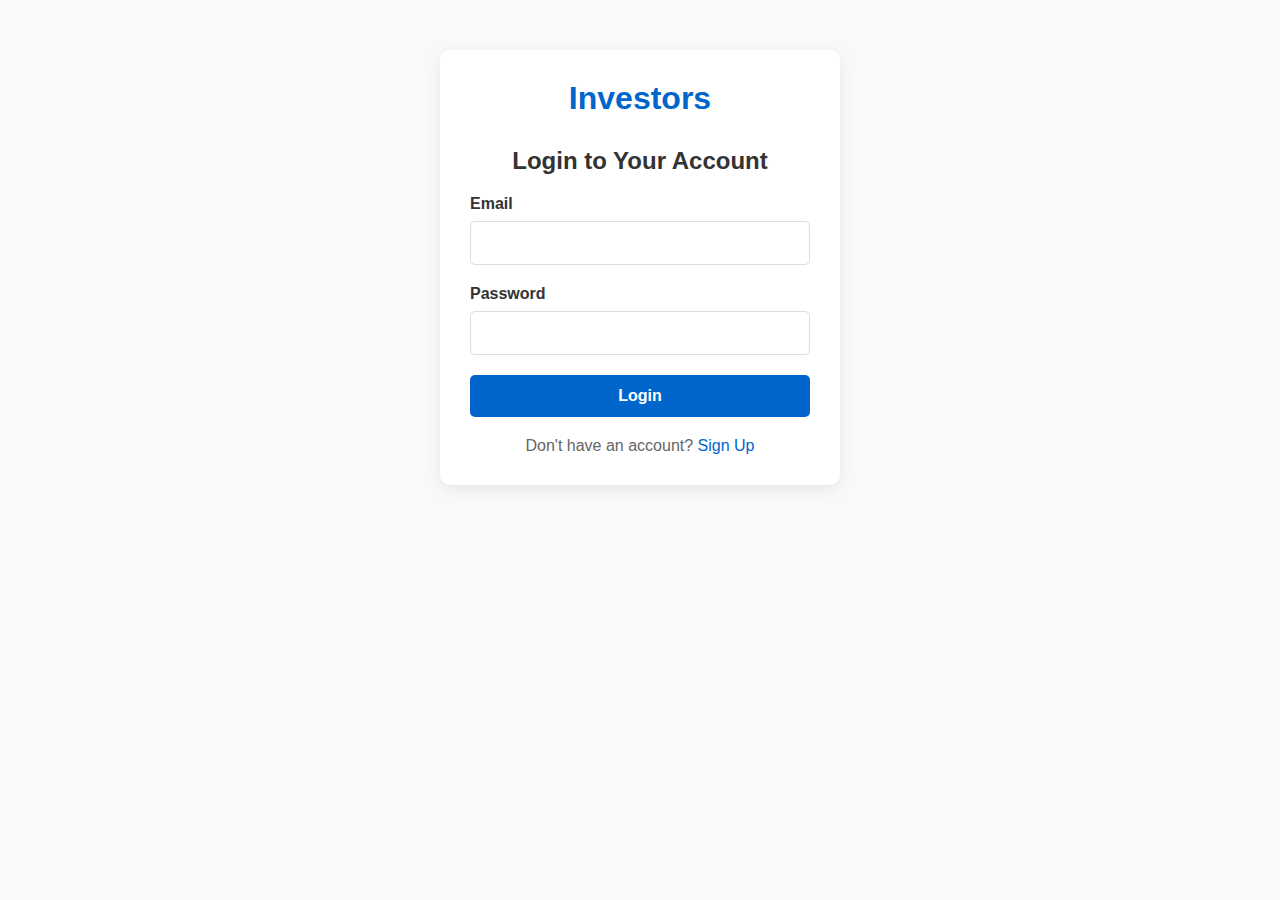
<file: index.html>
<!DOCTYPE html>
<html lang="en">
<head>
    <meta charset="UTF-8">
    <meta name="viewport" content="width=device-width, initial-scale=1.0">
    <title>Investors - Login</title>
    <link rel="stylesheet" href="style.css">
</head>
<body>
    <div class="login-container">
        <h1 class="logo">Investors</h1>
        <h2>Login to Your Account</h2>
        
        <form id="loginForm" class="login-form">
            <div class="form-group">
                <label for="email">Email</label>
                <input type="email" id="email" required>
            </div>
            
            <div class="form-group">
                <label for="password">Password</label>
                <input type="password" id="password" required>
            </div>
            
            <button type="submit" class="btn-primary">Login</button>
        </form>
        
        <p class="register-link">Don't have an account? <a href="#">Sign Up</a></p>
    </div>

    <script src="script.js"></script>
</body>
</html>
</file>
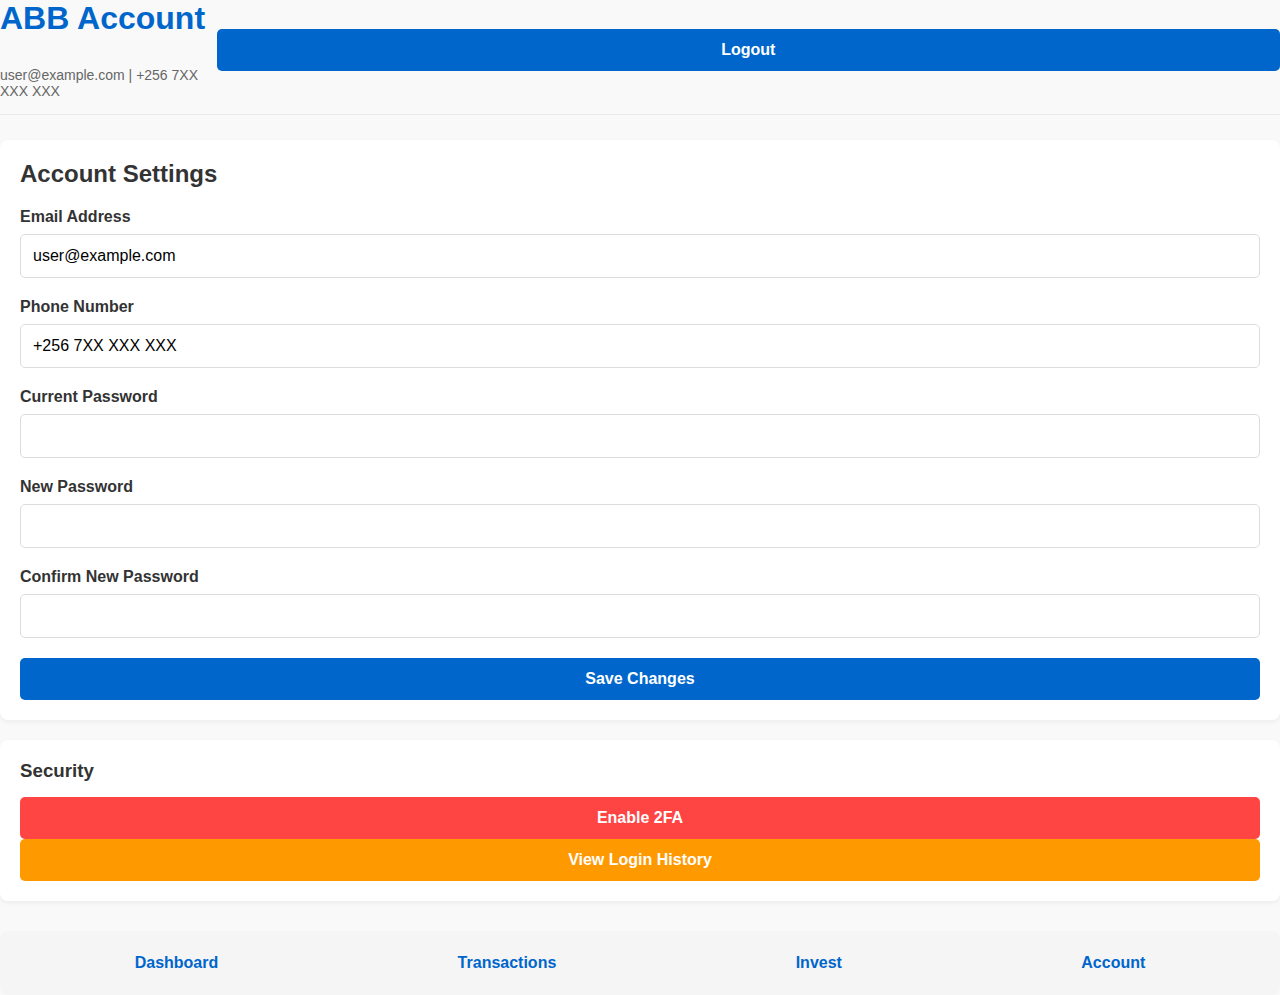
<file: account.html>
<!DOCTYPE html>
<html lang="en">
<head>
    <meta charset="UTF-8">
    <meta name="viewport" content="width=device-width, initial-scale=1.0">
    <title>ABB - Account</title>
    <link rel="stylesheet" href="style.css">
</head>
<body>
    <div class="container">
        <div class="header">
            <div>
                <h1 class="logo">ABB Account</h1>
                <div class="user-info">
                    <span id="user-email">user@example.com</span> | 
                    <span id="user-phone">+256 7XX XXX XXX</span>
                </div>
            </div>
            <button class="logout-btn btn-primary">Logout</button>
        </div>

        <div class="action-card">
            <h2>Account Settings</h2>
            
            <form id="accountForm" style="margin-top: 20px;">
                <div class="form-group">
                    <label for="accountEmail">Email Address</label>
                    <input type="email" id="accountEmail" value="user@example.com" required>
                </div>
                
                <div class="form-group">
                    <label for="accountPhone">Phone Number</label>
                    <input type="tel" id="accountPhone" value="+256 7XX XXX XXX" required>
                </div>
                
                <div class="form-group">
                    <label for="currentPassword">Current Password</label>
                    <input type="password" id="currentPassword">
                </div>
                
                <div class="form-group">
                    <label for="newPassword">New Password</label>
                    <input type="password" id="newPassword">
                </div>
                
                <div class="form-group">
                    <label for="confirmPassword">Confirm New Password</label>
                    <input type="password" id="confirmPassword">
                </div>
                
                <button type="submit" class="btn-primary">Save Changes</button>
            </form>
        </div>
        
        <div class="action-card" style="margin-top: 20px;">
            <h3>Security</h3>
            <div style="margin-top: 15px;">
                <button class="btn-primary" style="background-color: var(--danger-color); margin-right: 10px;">Enable 2FA</button>
                <button class="btn-primary" style="background-color: var(--warning-color);">View Login History</button>
            </div>
        </div>

        <!-- Navigation Menu -->
        <div class="nav-menu">
            <a href="dashboard.html" class="nav-link">Dashboard</a>
            <a href="transactions.html" class="nav-link">Transactions</a>
            <a href="invest.html" class="nav-link">Invest</a>
            <a href="account.html" class="nav-link">Account</a>
        </div>
    </div>

    <script src="script.js"></script>
</body>
</html>
</file>
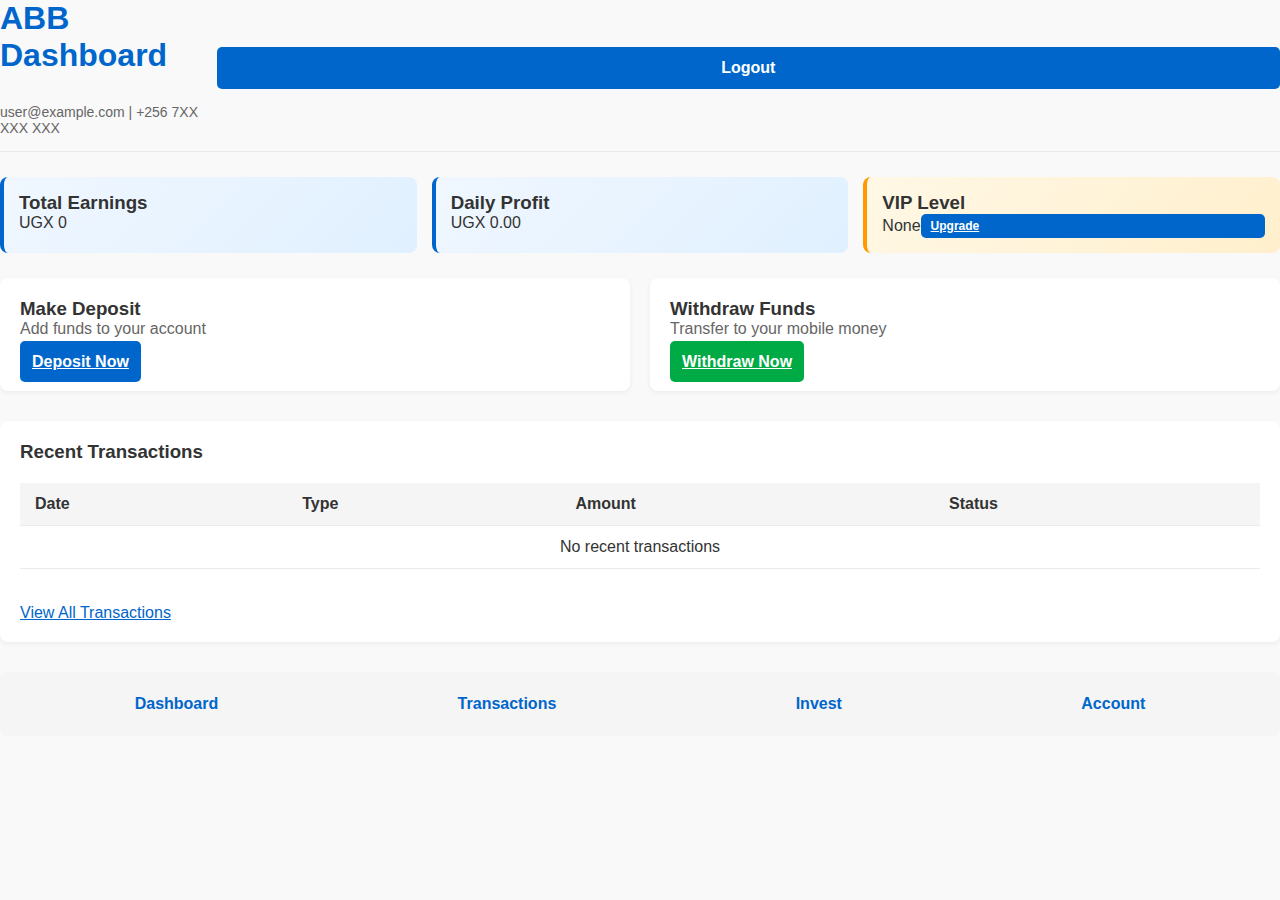
<file: dashboard.html>
<!DOCTYPE html>
<html lang="en">
<head>
    <meta charset="UTF-8">
    <meta name="viewport" content="width=device-width, initial-scale=1.0">
    <title>Investors - Dashboard</title>
    <link rel="stylesheet" href="style.css">
</head>
<body>
    <div class="container">
        <!-- Header with Account Info -->
        <div class="header">
            <div>
                <h1 class="logo">ABB Dashboard</h1>
                <div class="user-info">
                    <span id="user-email">user@example.com</span> | 
                    <span id="user-phone">+256 7XX XXX XXX</span>
                </div>
            </div>
            <button class="logout-btn btn-primary">Logout</button>
        </div>

        <!-- Quick Stats Row -->
        <div class="stats-grid">
            <!-- Total Earnings -->
            <div class="stat-card">
                <h3>Total Earnings</h3>
                <p id="total-earnings">UGX 0.00</p>
            </div>

            <!-- Daily Profit -->
            <div class="stat-card">
                <h3>Daily Profit</h3>
                <p>UGX 0.00</p>
            </div>

            <!-- VIP Level -->
            <div class="stat-card vip-card">
                <h3>VIP Level</h3>
                <div style="display: flex; justify-content: space-between; align-items: center;">
                    <p id="vip-level">None</p>
                    <a href="invest.html" class="btn-primary" style="padding: 5px 10px; font-size: 12px;">Upgrade</a>
                </div>
            </div>
        </div>

        <!-- Action Cards -->
        <div style="display: grid; grid-template-columns: repeat(auto-fit, minmax(300px, 1fr)); gap: 20px; margin-bottom: 30px;">
            <!-- Deposit Card -->
            <div class="action-card">
                <h3>Make Deposit</h3>
                <p style="margin-bottom: 15px; color: #666;">Add funds to your account</p>
                <a href="deposit.html" class="btn-primary">Deposit Now</a>
            </div>

            <!-- Withdrawal Card -->
            <div class="action-card">
                <h3>Withdraw Funds</h3>
                <p style="margin-bottom: 15px; color: #666;">Transfer to your mobile money</p>
                <a href="withdraw.html" class="btn-primary" style="background-color: var(--secondary-color);">Withdraw Now</a>
            </div>
        </div>

        <!-- Recent Transactions -->
        <div class="action-card">
            <h3>Recent Transactions</h3>
            <table class="table">
                <thead>
                    <tr>
                        <th>Date</th>
                        <th>Type</th>
                        <th>Amount</th>
                        <th>Status</th>
                    </tr>
                </thead>
                <tbody>
                    <tr>
                        <td colspan="4" style="text-align: center;">No recent transactions</td>
                    </tr>
                </tbody>
            </table>
            <a href="transactions.html" style="display: inline-block; margin-top: 15px; color: var(--primary-color);">View All Transactions</a>
        </div>

        <!-- Navigation Menu -->
        <div class="nav-menu">
            <a href="dashboard.html" class="nav-link">Dashboard</a>
            <a href="transactions.html" class="nav-link">Transactions</a>
            <a href="invest.html" class="nav-link">Invest</a>
            <a href="account.html" class="nav-link">Account</a>
        </div>
    </div>

    <script src="script.js"></script>
</body>
</html>
</file>
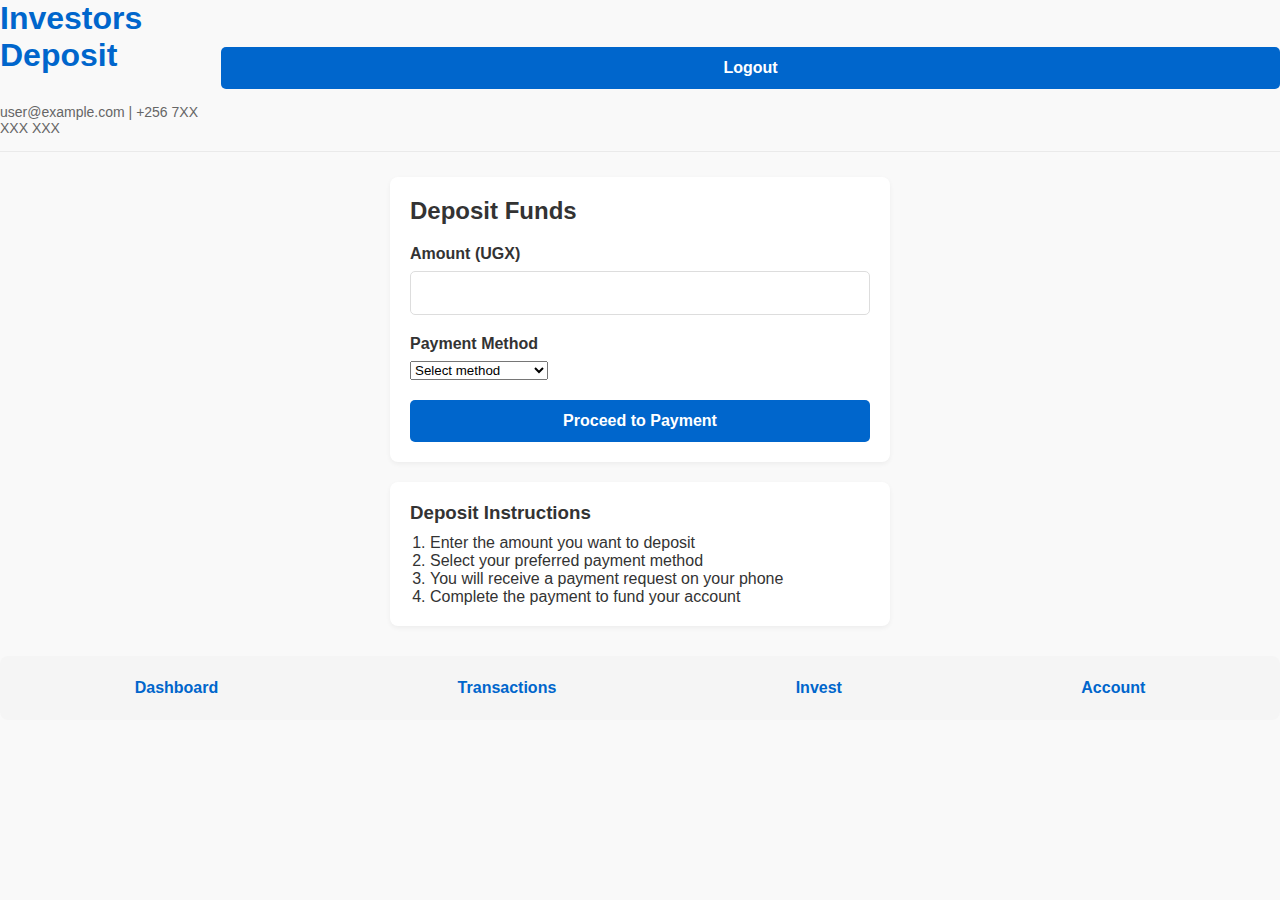
<file: deposit.html>
<!DOCTYPE html>
<html lang="en">
<head>
    <meta charset="UTF-8">
    <meta name="viewport" content="width=device-width, initial-scale=1.0">
    <title>Investors - Deposit</title>
    <link rel="stylesheet" href="style.css">
</head>
<body>
    <div class="container">
        <div class="header">
            <div>
                <h1 class="logo">Investors Deposit</h1>
                <div class="user-info">
                    <span id="user-email">user@example.com</span> | 
                    <span id="user-phone">+256 7XX XXX XXX</span>
                </div>
            </div>
            <button class="logout-btn btn-primary">Logout</button>
        </div>

        <div class="form-container">
            <div class="action-card">
                <h2>Deposit Funds</h2>
                
                <form id="depositForm" style="margin-top: 20px;">
                    <div class="form-group">
                        <label for="depositAmount">Amount (UGX)</label>
                        <input type="number" id="depositAmount" min="1000" required>
                    </div>
                    
                    <div class="form-group">
                        <label for="paymentMethod">Payment Method</label>
                        <select id="paymentMethod" required>
                            <option value="">Select method</option>
                            <option value="mtn">MTN Mobile Money</option>
                            <option value="airtel">Airtel Money</option>
                            <option value="bank">Bank Transfer</option>
                        </select>
                    </div>
                    
                    <button type="submit" class="btn-primary">Proceed to Payment</button>
                </form>
            </div>
            
            <div class="action-card" style="margin-top: 20px;">
                <h3>Deposit Instructions</h3>
                <ol style="margin-top: 10px; padding-left: 20px;">
                    <li>Enter the amount you want to deposit</li>
                    <li>Select your preferred payment method</li>
                    <li>You will receive a payment request on your phone</li>
                    <li>Complete the payment to fund your account</li>
                </ol>
            </div>
        </div>

        <!-- Navigation Menu -->
        <div class="nav-menu">
            <a href="dashboard.html" class="nav-link">Dashboard</a>
            <a href="transactions.html" class="nav-link">Transactions</a>
            <a href="invest.html" class="nav-link">Invest</a>
            <a href="account.html" class="nav-link">Account</a>
        </div>
    </div>

    <script src="script.js"></script>
</body>
</html>
</file>
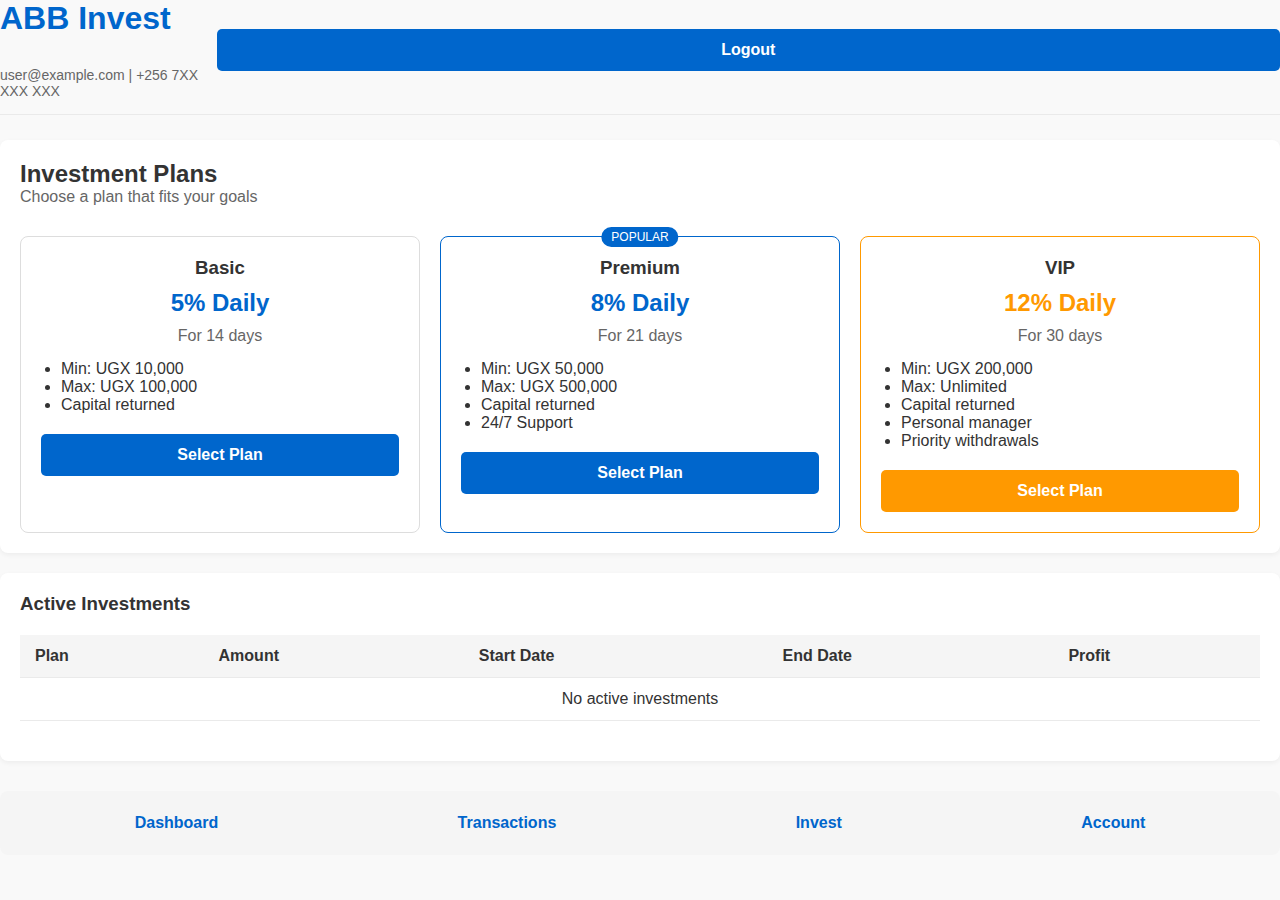
<file: invest.html>
<!DOCTYPE html>
<html lang="en">
<head>
    <meta charset="UTF-8">
    <meta name="viewport" content="width=device-width, initial-scale=1.0">
    <title>ABB - Invest</title>
    <link rel="stylesheet" href="style.css">
</head>
<body>
    <div class="container">
        <div class="header">
            <div>
                <h1 class="logo">ABB Invest</h1>
                <div class="user-info">
                    <span id="user-email">user@example.com</span> | 
                    <span id="user-phone">+256 7XX XXX XXX</span>
                </div>
            </div>
            <button class="logout-btn btn-primary">Logout</button>
        </div>

        <div class="action-card">
            <h2>Investment Plans</h2>
            <p style="color: #666; margin-bottom: 20px;">Choose a plan that fits your goals</p>
            
            <div style="display: grid; grid-template-columns: repeat(auto-fit, minmax(250px, 1fr)); gap: 20px; margin-top: 30px;">
                <!-- Basic Plan -->
                <div style="border: 1px solid #ddd; border-radius: 8px; padding: 20px; text-align: center;">
                    <h3>Basic</h3>
                    <p style="font-size: 24px; font-weight: bold; color: var(--primary-color); margin: 10px 0;">5% Daily</p>
                    <p style="color: #666; margin-bottom: 15px;">For 14 days</p>
                    <ul style="text-align: left; margin-bottom: 20px; padding-left: 20px;">
                        <li>Min: UGX 10,000</li>
                        <li>Max: UGX 100,000</li>
                        <li>Capital returned</li>
                    </ul>
                    <button class="btn-primary" style="width: 100%;">Select Plan</button>
                </div>
                
                <!-- Premium Plan -->
                <div style="border: 1px solid var(--primary-color); border-radius: 8px; padding: 20px; text-align: center; position: relative;">
                    <div style="position: absolute; top: -10px; left: 50%; transform: translateX(-50%); background-color: var(--primary-color); color: white; padding: 3px 10px; border-radius: 20px; font-size: 12px;">POPULAR</div>
                    <h3>Premium</h3>
                    <p style="font-size: 24px; font-weight: bold; color: var(--primary-color); margin: 10px 0;">8% Daily</p>
                    <p style="color: #666; margin-bottom: 15px;">For 21 days</p>
                    <ul style="text-align: left; margin-bottom: 20px; padding-left: 20px;">
                        <li>Min: UGX 50,000</li>
                        <li>Max: UGX 500,000</li>
                        <li>Capital returned</li>
                        <li>24/7 Support</li>
                    </ul>
                    <button class="btn-primary" style="width: 100%;">Select Plan</button>
                </div>
                
                <!-- VIP Plan -->
                <div style="border: 1px solid var(--warning-color); border-radius: 8px; padding: 20px; text-align: center;">
                    <h3>VIP</h3>
                    <p style="font-size: 24px; font-weight: bold; color: var(--warning-color); margin: 10px 0;">12% Daily</p>
                    <p style="color: #666; margin-bottom: 15px;">For 30 days</p>
                    <ul style="text-align: left; margin-bottom: 20px; padding-left: 20px;">
                        <li>Min: UGX 200,000</li>
                        <li>Max: Unlimited</li>
                        <li>Capital returned</li>
                        <li>Personal manager</li>
                        <li>Priority withdrawals</li>
                    </ul>
                    <button class="btn-primary" style="width: 100%; background-color: var(--warning-color);">Select Plan</button>
                </div>
            </div>
        </div>
        
        <div class="action-card" style="margin-top: 20px;">
            <h3>Active Investments</h3>
            <table class="table">
                <thead>
                    <tr>
                        <th>Plan</th>
                        <th>Amount</th>
                        <th>Start Date</th>
                        <th>End Date</th>
                        <th>Profit</th>
                    </tr>
                </thead>
                <tbody>
                    <tr>
                        <td colspan="5" style="text-align: center;">No active investments</td>
                    </tr>
                </tbody>
            </table>
        </div>

        <!-- Navigation Menu -->
        <div class="nav-menu">
            <a href="dashboard.html" class="nav-link">Dashboard</a>
            <a href="transactions.html" class="nav-link">Transactions</a>
            <a href="invest.html" class="nav-link">Invest</a>
            <a href="account.html" class="nav-link">Account</a>
        </div>
    </div>

    <script src="script.js"></script>
</body>
</html>
</file>
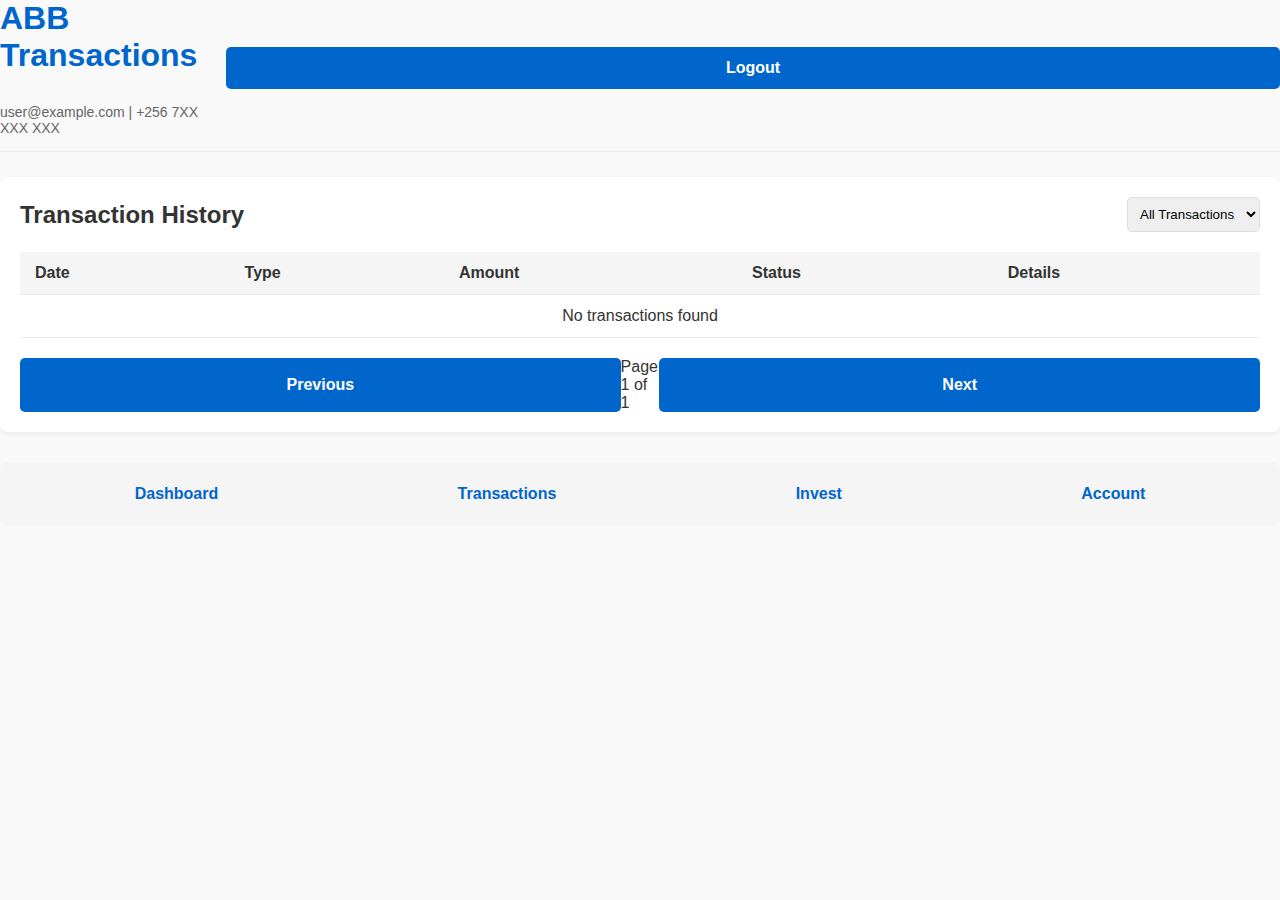
<file: transactions.html>
<!DOCTYPE html>
<html lang="en">
<head>
    <meta charset="UTF-8">
    <meta name="viewport" content="width=device-width, initial-scale=1.0">
    <title>ABB - Transactions</title>
    <link rel="stylesheet" href="style.css">
</head>
<body>
    <div class="container">
        <div class="header">
            <div>
                <h1 class="logo">ABB Transactions</h1>
                <div class="user-info">
                    <span id="user-email">user@example.com</span> | 
                    <span id="user-phone">+256 7XX XXX XXX</span>
                </div>
            </div>
            <button class="logout-btn btn-primary">Logout</button>
        </div>

        <div class="action-card">
            <div style="display: flex; justify-content: space-between; align-items: center; margin-bottom: 20px;">
                <h2>Transaction History</h2>
                <div>
                    <select id="filterType" style="padding: 8px; border-radius: 5px; border: 1px solid #ddd;">
                        <option value="all">All Transactions</option>
                        <option value="deposit">Deposits</option>
                        <option value="withdrawal">Withdrawals</option>
                        <option value="investment">Investments</option>
                    </select>
                </div>
            </div>
            
            <table class="table">
                <thead>
                    <tr>
                        <th>Date</th>
                        <th>Type</th>
                        <th>Amount</th>
                        <th>Status</th>
                        <th>Details</th>
                    </tr>
                </thead>
                <tbody>
                    <tr>
                        <td colspan="5" style="text-align: center;">No transactions found</td>
                    </tr>
                </tbody>
            </table>
            
            <div style="display: flex; justify-content: space-between; margin-top: 20px;">
                <button class="btn-primary" disabled>Previous</button>
                <span>Page 1 of 1</span>
                <button class="btn-primary" disabled>Next</button>
            </div>
        </div>

        <!-- Navigation Menu -->
        <div class="nav-menu">
            <a href="dashboard.html" class="nav-link">Dashboard</a>
            <a href="transactions.html" class="nav-link">Transactions</a>
            <a href="invest.html" class="nav-link">Invest</a>
            <a href="account.html" class="nav-link">Account</a>
        </div>
    </div>

    <script src="script.js"></script>
</body>
</html>
</file>
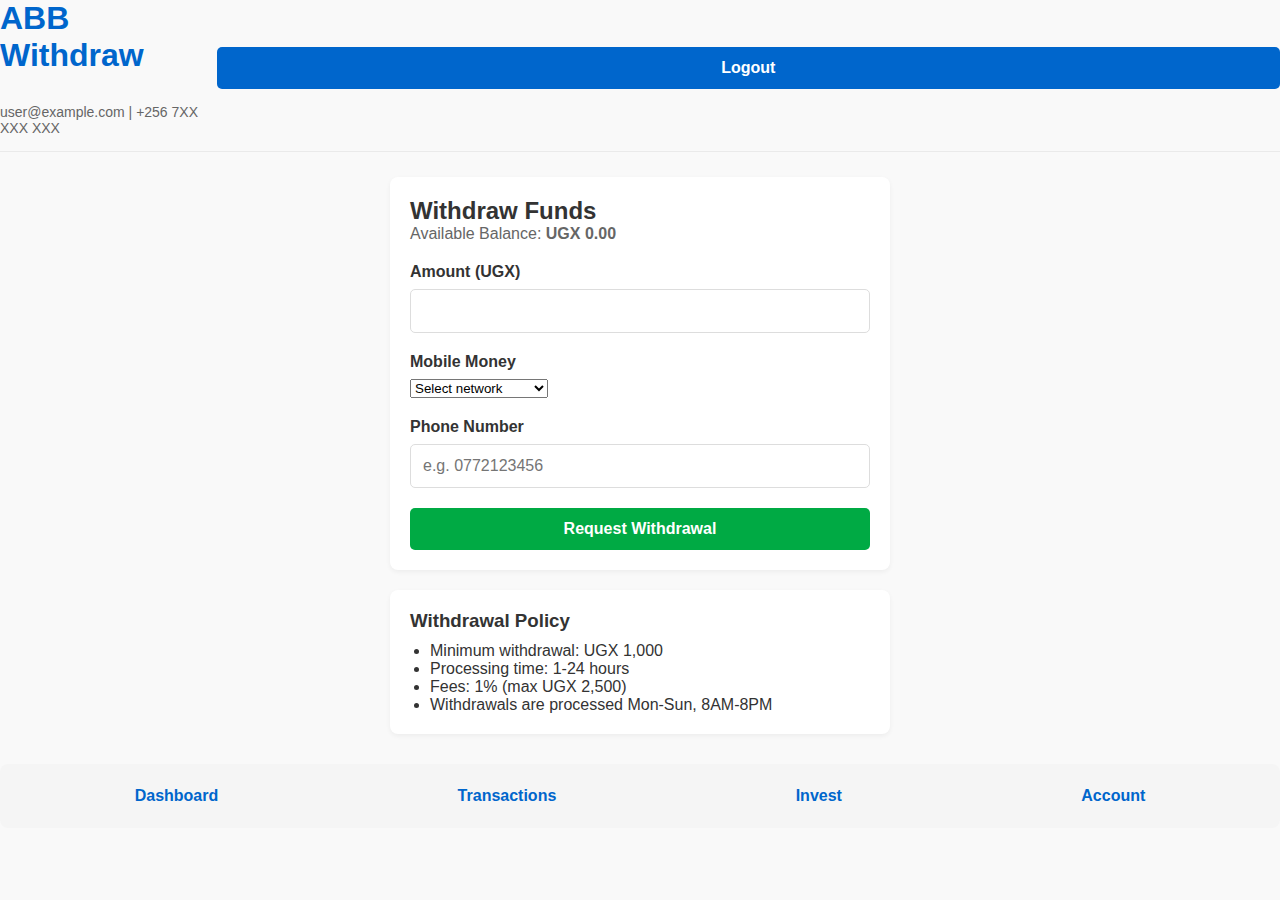
<file: withdraw.html>
<!DOCTYPE html>
<html lang="en">
<head>
    <meta charset="UTF-8">
    <meta name="viewport" content="width=device-width, initial-scale=1.0">
    <title>Investors - Withdraw</title>
    <link rel="stylesheet" href="style.css">
</head>
<body>
    <div class="container">
        <div class="header">
            <div>
                <h1 class="logo">ABB Withdraw</h1>
                <div class="user-info">
                    <span id="user-email">user@example.com</span> | 
                    <span id="user-phone">+256 7XX XXX XXX</span>
                </div>
            </div>
            <button class="logout-btn btn-primary">Logout</button>
        </div>

        <div class="form-container">
            <div class="action-card">
                <h2>Withdraw Funds</h2>
                <p style="color: #666; margin-bottom: 20px;">Available Balance: <strong id="available-balance">UGX 0.00</strong></p>
                
                <form id="withdrawForm">
                    <div class="form-group">
                        <label for="withdrawAmount">Amount (UGX)</label>
                        <input type="number" id="withdrawAmount" min="1000" required>
                    </div>
                    
                    <div class="form-group">
                        <label for="mobileMoney">Mobile Money</label>
                        <select id="mobileMoney" required>
                            <option value="">Select network</option>
                            <option value="mtn">MTN Mobile Money</option>
                            <option value="airtel">Airtel Money</option>
                        </select>
                    </div>
                    
                    <div class="form-group">
                        <label for="phoneNumber">Phone Number</label>
                        <input type="tel" id="phoneNumber" placeholder="e.g. 0772123456" required>
                    </div>
                    
                    <button type="submit" class="btn-primary" style="background-color: var(--secondary-color);">Request Withdrawal</button>
                </form>
            </div>
            
            <div class="action-card" style="margin-top: 20px;">
                <h3>Withdrawal Policy</h3>
                <ul style="margin-top: 10px; padding-left: 20px;">
                    <li>Minimum withdrawal: UGX 1,000</li>
                    <li>Processing time: 1-24 hours</li>
                    <li>Fees: 1% (max UGX 2,500)</li>
                    <li>Withdrawals are processed Mon-Sun, 8AM-8PM</li>
                </ul>
            </div>
        </div>

        <!-- Navigation Menu -->
        <div class="nav-menu">
            <a href="dashboard.html" class="nav-link">Dashboard</a>
            <a href="transactions.html" class="nav-link">Transactions</a>
            <a href="invest.html" class="nav-link">Invest</a>
            <a href="account.html" class="nav-link">Account</a>
        </div>
    </div>

    <script src="script.js"></script>
</body>
</html>
</file>
<file: style.css>
/* Global Styles */
:root {
    --primary-color: #0066cc;
    --secondary-color: #00aa44;
    --danger-color: #ff4444;
    --warning-color: #ff9900;
    --text-color: #333;
    --light-gray: #f5f5f5;
    --border-color: #eaeaea;
}

* {
    margin: 0;
    padding: 0;
    box-sizing: border-box;
    font-family: 'Segoe UI', Arial, sans-serif;
}

body {
    background-color: #f9f9f9;
    color: var(--text-color);
}

/* Login Page Styles */
.login-container {
    max-width: 400px;
    margin: 50px auto;
    padding: 30px;
    background: white;
    border-radius: 10px;
    box-shadow: 0 4px 15px rgba(0,0,0,0.08);
    text-align: center;
}

.logo {
    color: var(--primary-color);
    margin-bottom: 30px;
}

.login-form {
    margin-top: 20px;
}

.form-group {
    margin-bottom: 20px;
    text-align: left;
}

.form-group label {
    display: block;
    margin-bottom: 8px;
    font-weight: 600;
}

.form-group input {
    width: 100%;
    padding: 12px;
    border: 1px solid #ddd;
    border-radius: 5px;
    font-size: 16px;
}

.btn-primary {
    width: 100%;
    padding: 12px;
    background-color: var(--primary-color);
    color: white;
    border: none;
    border-radius: 5px;
    font-size: 16px;
    font-weight: 600;
    cursor: pointer;
    transition: background-color 0.3s;
}

.btn-primary:hover {
    background-color: #0055aa;
}

.register-link {
    margin-top: 20px;
    color: #666;
}

.register-link a {
    color: var(--primary-color);
    text-decoration: none;
}

/* Dashboard Styles */
.header {
    display: flex;
    justify-content: space-between;
    align-items: center;
    margin-bottom: 25px;
    padding-bottom: 15px;
    border-bottom: 1px solid var(--border-color);
}

.user-info {
    color: #666;
    font-size: 14px;
}

.stats-grid {
    display: grid;
    grid-template-columns: repeat(auto-fit, minmax(200px, 1fr));
    gap: 15px;
    margin-bottom: 25px;
}

.stat-card {
    background: linear-gradient(135deg, #f0f7ff 0%, #e0f0ff 100%);
    padding: 15px;
    border-radius: 8px;
    border-left: 4px solid var(--primary-color);
}

.vip-card {
    background: linear-gradient(135deg, #fff8e6 0%, #ffefcc 100%);
    border-left: 4px solid var(--warning-color);
}

.action-card {
    background: white;
    padding: 20px;
    border-radius: 8px;
    box-shadow: 0 2px 5px rgba(0,0,0,0.05);
}

.nav-menu {
    display: flex;
    justify-content: space-around;
    background: var(--light-gray);
    padding: 15px;
    border-radius: 8px;
    margin-top: 30px;
}

.nav-link {
    color: var(--primary-color);
    text-decoration: none;
    font-weight: 600;
    padding: 8px 15px;
    border-radius: 5px;
}

.nav-link:hover {
    background-color: rgba(0, 102, 204, 0.1);
}

/* Table Styles */
.table {
    width: 100%;
    border-collapse: collapse;
    margin: 20px 0;
}

.table th, .table td {
    padding: 12px 15px;
    text-align: left;
    border-bottom: 1px solid var(--border-color);
}

.table th {
    background-color: var(--light-gray);
    font-weight: 600;
}

/* Form Styles */
.form-container {
    max-width: 500px;
    margin: 0 auto;
}
</file>
